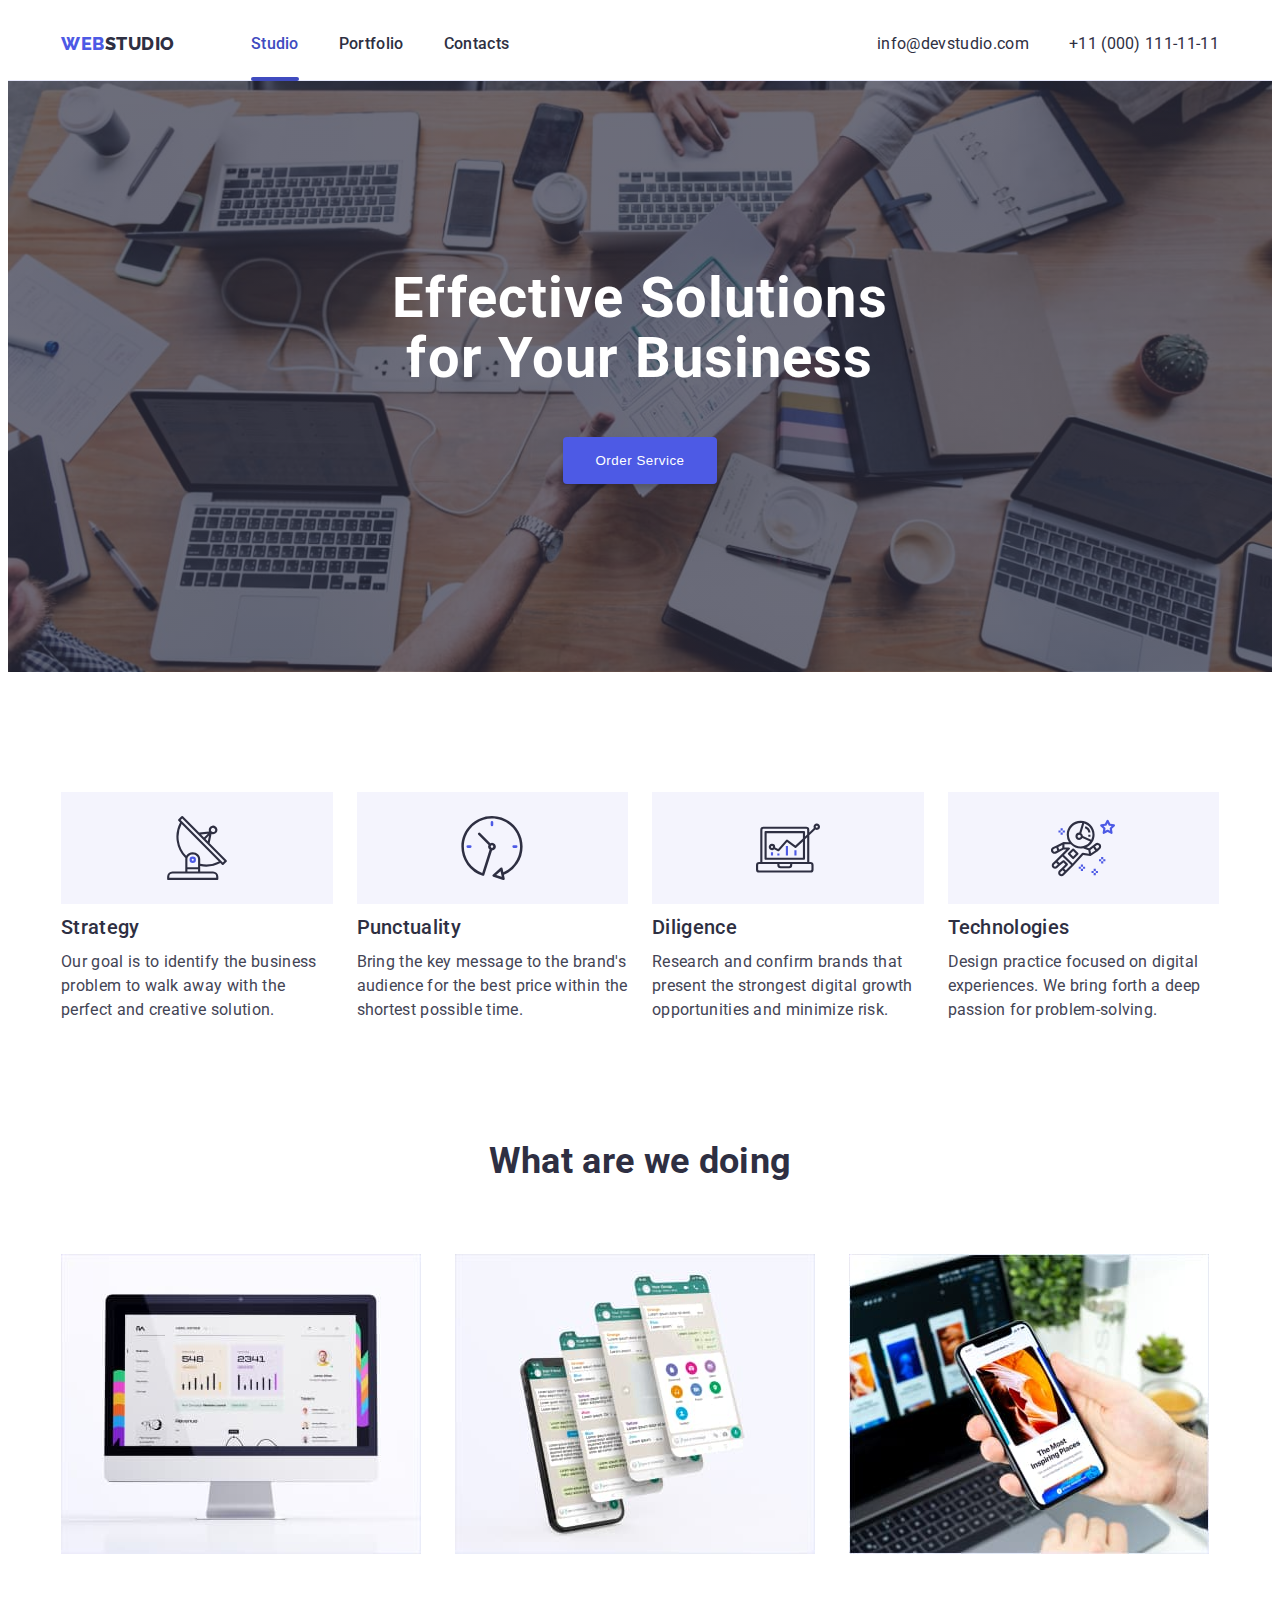
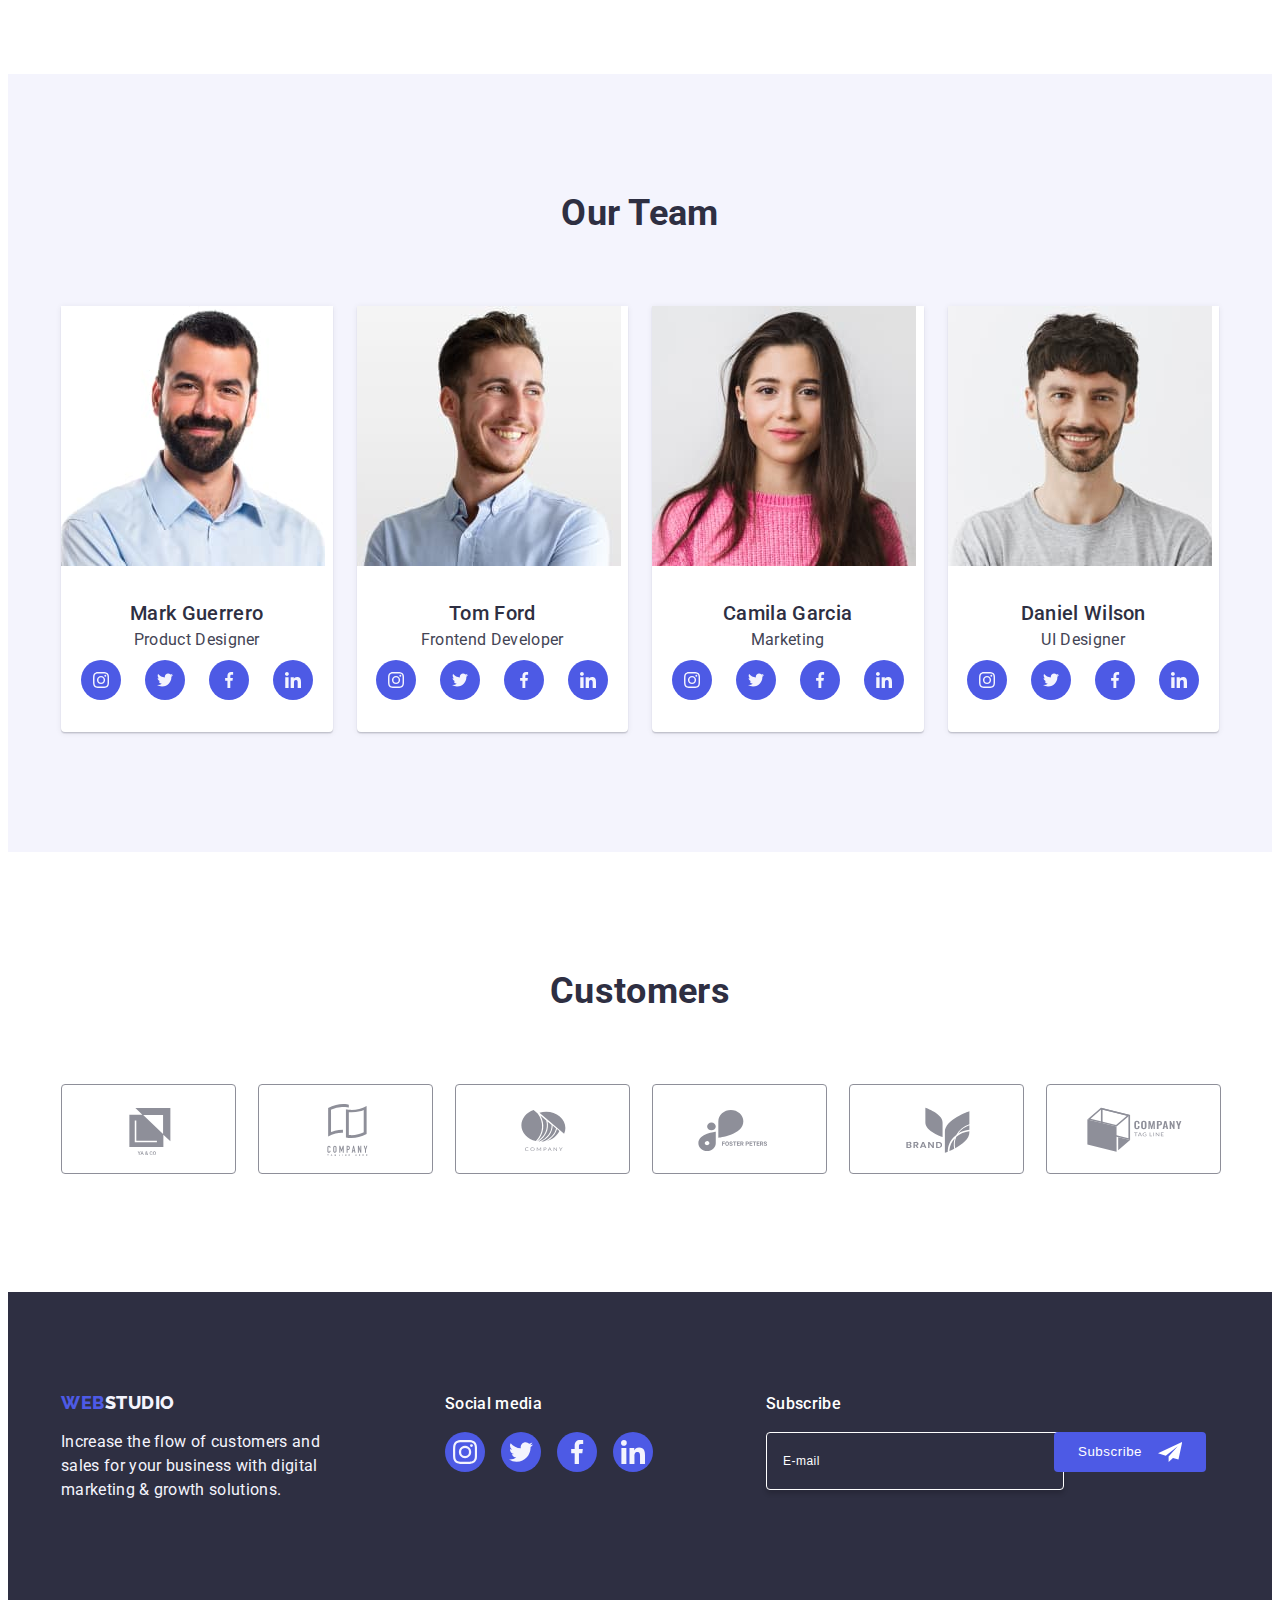
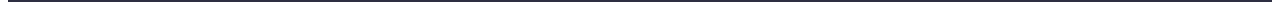
<file: index.html>
<!DOCTYPE html>
<html lang="en">
  <head>
    <meta charset="UTF-8" />
    <meta name="viewport" content="width=device-width, initial-scale=1.0" />
    <meta
      name="description"
      content="Website creation, SEO optimization, and digital marketing to highlight your brand and boost sales."
    />
    <link
      rel="stylesheet"
      href="https://cdnjs.cloudflare.com/ajax/libs/modern-normalize/2.0.0/modern-normalize.min.css"
      integrity="sha512-4xo8blKMVCiXpTaLzQSLSw3KFOVPWhm/TRtuPVc4WG6kUgjH6J03IBuG7JZPkcWMxJ5huwaBpOpnwYElP/m6wg=="
      crossorigin="anonymous"
      referrerpolicy="no-referrer"
    />
    <link rel="preconnect" href="https://fonts.googleapis.com" />
    <link rel="preconnect" href="https://fonts.gstatic.com" crossorigin />
    <link
      href="https://fonts.googleapis.com/css2?family=Raleway:ital,wght@0,800;1,800&family=Roboto:wght@400;500;700;900&display=swap"
      rel="stylesheet"
    />
    <link rel="stylesheet" href="css/styles.css" />
    <title>WebStudio</title>
  </head>

  <body>
    <header class="header">
      <div class="container header-container">
        <nav class="header-nav">
          <a href="./index.html" class="logo"
            >WEB<span class="header-nav-logo">STUDIO</span></a
          >
          <ul class="header-nav-links">
            <li>
              <a href="./index.html" class="header-nav-link current">Studio</a>
            </li>
            <li>
              <a href="./portfolio.html" class="header-nav-link">Portfolio</a>
            </li>
            <li><a href="#" class="header-nav-link">Contacts</a></li>
          </ul>
        </nav>
        <address class="header-address">
          <ul class="header-address-links">
            <li>
              <a
                href="mailto:info@devstudio.com"
                class="header-address-link-email"
                >info@devstudio.com</a
              >
            </li>
            <li>
              <a href="tel:+110001111111" class="header-address-link-phone"
                >+11 (000) 111-11-11</a
              >
            </li>
          </ul>
        </address>
      </div>
    </header>

    <main>
      <section id="hero" class="hero">
        <div class="container">
          <h1 class="hero-title">Effective Solutions for Your Business</h1>
          <button type="button" class="hero-button" data-modal-open>
            Order Service
          </button>
        </div>
      </section>

      <section id="section-features" class="features">
        <div class="container">
          <h2 class="visually-hidden">Features</h2>
          <ul class="container-features">
            <li class="container-features-list">
              <div class="container-features-list-icon">
                <svg class="icon" width="64" height="64">
                  <use href="./images/icons.svg#icon-strategy"></use>
                </svg>
              </div>
              <h3 class="container-features-list-headers">Strategy</h3>
              <p>
                Our goal is to identify the business problem to walk away with
                the perfect and creative solution.
              </p>
            </li>
            <li class="container-features-list">
              <div class="container-features-list-icon">
                <svg class="icon" width="64" height="64">
                  <use href="./images/icons.svg#icon-punctuality"></use>
                </svg>
              </div>
              <h3 class="container-features-list-headers">Punctuality</h3>
              <p>
                Bring the key message to the brand's audience for the best price
                within the shortest possible time.
              </p>
            </li>
            <li class="container-features-list">
              <div class="container-features-list-icon">
                <svg class="icon" width="64" height="64">
                  <use href="./images/icons.svg#icon-diligence"></use>
                </svg>
              </div>
              <h3 class="container-features-list-headers">Diligence</h3>
              <p>
                Research and confirm brands that present the strongest digital
                growth opportunities and minimize risk.
              </p>
            </li>
            <li class="container-features-list">
              <div class="container-features-list-icon">
                <svg class="icon" width="64" height="64">
                  <use href="./images/icons.svg#icon-technologies"></use>
                </svg>
              </div>
              <h3 class="container-features-list-headers">Technologies</h3>
              <p>
                Design practice focused on digital experiences. We bring forth a
                deep passion for problem-solving.
              </p>
            </li>
          </ul>
        </div>
      </section>

      <section id="section-what-are-we-doing" class="what-are-we-doing">
        <div class="container">
          <h2 class="container-what-are-we-doing-header">What are we doing</h2>
          <ul class="container-what-are-we-doing">
            <li class="container-what-are-we-doing-list">
              <img
                src="./images/index/section_2/desktop.jpg"
                alt="desktop application image"
                width="360"
                height="300"
              />
            </li>
            <li class="container-what-are-we-doing-list">
              <img
                src="./images/index/section_2/bot.jpg"
                alt="chat bots image"
                width="360"
                height="300"
              />
            </li>
            <li class="container-what-are-we-doing-list">
              <img
                src="./images/index/section_2/mobile.jpg"
                alt="mobile application image"
                width="360"
                height="300"
              />
            </li>
          </ul>
        </div>
      </section>

      <section id="section-our-team" class="our-team">
        <div class="container">
          <h2 class="container-our-team-header">Our Team</h2>
          <ul class="container-our-team">
            <li class="container-our-team-list">
              <img
                src="./images/index/section_3/Mark_Guerreo.jpg"
                alt="Mark Guerrero profile photo"
                width="264"
                height="260"
              />
              <div class="container-our-team-list-item-text">
                <h3>Mark Guerrero</h3>
                <p class="container-our-team-list-item-text-paragraph">
                  Product Designer
                </p>
                <ul class="global-list-social container-our-team-list-social">
                  <li class="global-list-social-item">
                    <a
                      href="#"
                      class="global-list-social-item-link container-our-team-link-social-icon"
                    >
                      <svg width="16" height="16">
                        <use href="./images/icons.svg#icon-instagram"></use>
                      </svg>
                    </a>
                  </li>
                  <li class="global-list-social-item">
                    <a
                      href="#"
                      class="global-list-social-item-link container-our-team-link-social-icon"
                    >
                      <svg width="16" height="16">
                        <use href="./images/icons.svg#icon-twitter"></use>
                      </svg>
                    </a>
                  </li>
                  <li class="global-list-social-item">
                    <a
                      href="#"
                      class="global-list-social-item-link container-our-team-link-social-icon"
                    >
                      <svg width="16" height="16">
                        <use href="./images/icons.svg#icon-facebook"></use>
                      </svg>
                    </a>
                  </li>
                  <li class="global-list-social-item">
                    <a
                      href="#"
                      class="global-list-social-item-link container-our-team-link-social-icon"
                    >
                      <svg width="16" height="16">
                        <use href="./images/icons.svg#icon-linkedin"></use>
                      </svg>
                    </a>
                  </li>
                </ul>
              </div>
            </li>
            <li class="container-our-team-list">
              <img
                src="./images/index/section_3/Tom_Ford.jpg"
                alt="Tom Ford profile photo"
                width="264"
                height="260"
              />
              <div class="container-our-team-list-item-text">
                <h3>Tom Ford</h3>
                <p class="container-our-team-list-item-text-paragraph">
                  Frontend Developer
                </p>
                <ul class="global-list-social container-our-team-list-social">
                  <li class="global-list-social-item">
                    <a
                      href="#"
                      class="global-list-social-item-link container-our-team-link-social-icon"
                    >
                      <svg width="16" height="16">
                        <use href="./images/icons.svg#icon-instagram"></use>
                      </svg>
                    </a>
                  </li>
                  <li class="global-list-social-item">
                    <a
                      href="#"
                      class="global-list-social-item-link container-our-team-link-social-icon"
                    >
                      <svg width="16" height="16">
                        <use href="./images/icons.svg#icon-twitter"></use>
                      </svg>
                    </a>
                  </li>
                  <li class="global-list-social-item">
                    <a
                      href="#"
                      class="global-list-social-item-link container-our-team-link-social-icon"
                    >
                      <svg width="16" height="16">
                        <use href="./images/icons.svg#icon-facebook"></use>
                      </svg>
                    </a>
                  </li>
                  <li class="global-list-social-item">
                    <a
                      href="#"
                      class="global-list-social-item-link container-our-team-link-social-icon"
                    >
                      <svg width="16" height="16">
                        <use href="./images/icons.svg#icon-linkedin"></use>
                      </svg>
                    </a>
                  </li>
                </ul>
              </div>
            </li>
            <li class="container-our-team-list">
              <img
                src="./images/index/section_3/Gamila_Garcia.jpg"
                alt="Camila Garcia profile photo"
                width="264"
                height="260"
              />
              <div class="container-our-team-list-item-text">
                <h3>Camila Garcia</h3>
                <p class="container-our-team-list-item-text-paragraph">
                  Marketing
                </p>
                <ul class="global-list-social container-our-team-list-social">
                  <li class="global-list-social-item">
                    <a
                      href="#"
                      class="global-list-social-item-link container-our-team-link-social-icon"
                    >
                      <svg width="16" height="16">
                        <use href="./images/icons.svg#icon-instagram"></use>
                      </svg>
                    </a>
                  </li>
                  <li class="global-list-social-item">
                    <a
                      href="#"
                      class="global-list-social-item-link container-our-team-link-social-icon"
                    >
                      <svg width="16" height="16">
                        <use href="./images/icons.svg#icon-twitter"></use>
                      </svg>
                    </a>
                  </li>
                  <li class="global-list-social-item">
                    <a
                      href="#"
                      class="global-list-social-item-link container-our-team-link-social-icon"
                    >
                      <svg width="16" height="16">
                        <use href="./images/icons.svg#icon-facebook"></use>
                      </svg>
                    </a>
                  </li>
                  <li class="global-list-social-item">
                    <a
                      href="#"
                      class="global-list-social-item-link container-our-team-link-social-icon"
                    >
                      <svg width="16" height="16">
                        <use href="./images/icons.svg#icon-linkedin"></use>
                      </svg>
                    </a>
                  </li>
                </ul>
              </div>
            </li>
            <li class="container-our-team-list">
              <img
                src="./images/index/section_3/Daniel_Wilson.jpg"
                alt="Daniel Wilson profile photo"
                width="264"
                height="260"
              />
              <div class="container-our-team-list-item-text">
                <h3>Daniel Wilson</h3>
                <p class="container-our-team-list-item-text-paragraph">
                  UI Designer
                </p>
                <ul class="global-list-social container-our-team-list-social">
                  <li class="global-list-social-item">
                    <a
                      href="#"
                      class="global-list-social-item-link container-our-team-link-social-icon"
                    >
                      <svg width="16" height="16">
                        <use href="./images/icons.svg#icon-instagram"></use>
                      </svg>
                    </a>
                  </li>
                  <li class="global-list-social-item">
                    <a
                      href="#"
                      class="global-list-social-item-link container-our-team-link-social-icon"
                    >
                      <svg width="16" height="16">
                        <use href="./images/icons.svg#icon-twitter"></use>
                      </svg>
                    </a>
                  </li>
                  <li class="global-list-social-item">
                    <a
                      href="#"
                      class="global-list-social-item-link container-our-team-link-social-icon"
                    >
                      <svg width="16" height="16">
                        <use href="./images/icons.svg#icon-facebook"></use>
                      </svg>
                    </a>
                  </li>
                  <li class="global-list-social-item">
                    <a
                      href="#"
                      class="global-list-social-item-link container-our-team-link-social-icon"
                    >
                      <svg width="16" height="16">
                        <use href="./images/icons.svg#icon-linkedin"></use>
                      </svg>
                    </a>
                  </li>
                </ul>
              </div>
            </li>
          </ul>
        </div>
      </section>

      <section id="section-customers" class="customers">
        <div class="container">
          <h2 class="container-customers-header">Customers</h2>
          <ul class="container-customers-list">
            <li class="container-customers-list-icons">
              <a href="#" class="container-customers-list-link-icons">
                <svg
                  class="container-customers-list-link-icons-icon"
                  width="104"
                  height="56"
                >
                  <use href="./images/icons.svg#icon-logo"></use>
                </svg>
              </a>
            </li>
            <li class="container-customers-list-icons">
              <a href="#" class="container-customers-list-link-icons">
                <svg
                  class="container-customers-list-link-icons-icon"
                  width="104"
                  height="56"
                >
                  <use href="./images/icons.svg#icon-logo-1"></use>
                </svg>
              </a>
            </li>
            <li class="container-customers-list-icons">
              <a href="#" class="container-customers-list-link-icons">
                <svg
                  class="container-customers-list-link-icons-icon"
                  width="104"
                  height="56"
                >
                  <use href="./images/icons.svg#icon-logo-2"></use>
                </svg>
              </a>
            </li>
            <li class="container-customers-list-icons">
              <a href="#" class="container-customers-list-link-icons">
                <svg
                  class="container-customers-list-link-icons-icon"
                  width="104"
                  height="56"
                >
                  <use href="./images/icons.svg#icon-logo-3"></use>
                </svg>
              </a>
            </li>
            <li class="container-customers-list-icons">
              <a href="#" class="container-customers-list-link-icons">
                <svg
                  class="container-customers-list-link-icons-icon"
                  width="104"
                  height="56"
                >
                  <use href="./images/icons.svg#icon-logo-4"></use>
                </svg>
              </a>
            </li>
            <li class="container-customers-list-icons">
              <a href="#" class="container-customers-list-link-icons">
                <svg
                  class="container-customers-list-link-icons-icon"
                  width="104"
                  height="56"
                >
                  <use href="./images/icons.svg#icon-logo-5"></use>
                </svg>
              </a>
            </li>
          </ul>
        </div>
      </section>
    </main>
    <footer class="footer">
      <div class="container container-footer">
        <div class="container-footer-text">
          <a href="./index.html" class="logo container-footer-logo"
            >WEB<span class="footer-logo">STUDIO</span></a
          >
          <p class="footer-text">
            Increase the flow of customers and sales for your business with
            digital marketing & growth solutions.
          </p>
        </div>
        <div class="container-footer-social">
          <p class="container-footer-social-text">Social media</p>
          <ul class="global-list-social">
            <li class="global-list-social-item">
              <a
                href="#"
                class="global-list-social-item-link container-footer-link-social-icon"
              >
                <svg width="24" height="24">
                  <use href="./images/icons.svg#icon-instagram"></use>
                </svg>
              </a>
            </li>
            <li class="global-list-social-item">
              <a
                href="#"
                class="global-list-social-item-link container-footer-link-social-icon"
              >
                <svg width="24" height="24">
                  <use href="./images/icons.svg#icon-twitter"></use>
                </svg>
              </a>
            </li>
            <li class="global-list-social-item">
              <a
                href="#"
                class="global-list-social-item-link container-footer-link-social-icon"
              >
                <svg width="24" height="24">
                  <use href="./images/icons.svg#icon-facebook"></use>
                </svg>
              </a>
            </li>
            <li class="global-list-social-item">
              <a
                href="#"
                class="global-list-social-item-link container-footer-link-social-icon"
              >
                <svg width="24" height="24">
                  <use href="./images/icons.svg#icon-linkedin"></use>
                </svg>
              </a>
            </li>
          </ul>
        </div>
        <div class="container-footer-form">
          <p class="container-footer-form-text">Subscribe</p>
          <form class="container-footer-form-subscription">
            <label class="container-footer-form-subscription-label">
              <input
                type="email"
                name="email"
                placeholder="E-mail"
                class="container-footer-form-subscription-input"
              />
            </label>
            <button
              type="submit"
              class="container-footer-form-subscription-button"
            >
              Subscribe
              <svg
                width="24"
                height="24"
                class="container-footer-form-subscription-icon"
              >
                <use href="./images/icons.svg#icon-send"></use>
              </svg>
            </button>
          </form>
        </div>
      </div>
    </footer>

    <div class="backdrop is-hidden" data-modal>
      <div class="modal">
        <button type="button" class="modal-btn" data-modal-close>
          <svg width="8" height="8" class="modal-btn-icon">
            <use href="./images/icons.svg#icon-close"></use>
          </svg>
        </button>
        <p class="modal-caption">
          <strong class="modal-text"
            >Leave your contacts and we will call you back</strong
          >
        </p>
        <form class="modal-form" name="contact_form">
          <div class="modal-form-wrapper">
            <label class="modal-form-label" for="contact_name">Name</label>
            <div class="modal-form-field">
              <input
                type="text"
                class="modal-form-input"
                name="contact_name"
                id="contact_name"
              />
              <svg class="modal-form-icon" width="12" height="12">
                <use href="./images/icons.svg#icon-name"></use>
              </svg>
            </div>
          </div>
          <div class="modal-form-wrapper">
            <label class="modal-form-label" for="contact_phone">Phone</label>
            <div class="modal-form-field">
              <input
                type="tel"
                class="modal-form-input"
                name="contact_phone"
                id="contact_phone"
              />
              <svg class="modal-form-icon" width="13" height="13">
                <use href="./images/icons.svg#icon-phone"></use>
              </svg>
            </div>
          </div>
          <div class="modal-form-wrapper">
            <label class="modal-form-label" for="contact_email">Email</label>
            <div class="modal-form-field">
              <input
                type="email"
                class="modal-form-input"
                name="contact_email"
                id="contact_email"
              />
              <svg class="modal-form-icon" width="16" height="12">
                <use href="./images/icons.svg#icon-email"></use>
              </svg>
            </div>
          </div>
          <div class="modal-textarea-wrapper">
            <label class="modal-form-label" for="contact_message"
              >Comment</label
            >
            <textarea
              class="modal-form-message"
              name="contact_message"
              id="contact_message"
              rows="7"
              placeholder="Text input"
            ></textarea>
          </div>
          <div class="modal-form-agreement">
            <input
              class="visually-hidden modal-check-input"
              type="checkbox"
              name="contact_agreement"
              id="contact_agreement"
            />
            <label
              class="modal-form-agreement-description"
              for="contact_agreement"
            >
              <span class="modal-form-agreement-checkbox">
                <svg class="modal-form-agreement-icon" width="10" height="8">
                  <use href="./images/icons.svg#icon-check"></use>
                </svg>
              </span>
              I accept the terms and conditions of the
              <a class="modal-form-agreement-link" href="#">Privacy Policy</a>
            </label>
          </div>
          <button class="modal-form-button" type="submit">Send</button>
        </form>
      </div>
    </div>
    <script src="js/modal.js"></script>
  </body>
</html>
</file>
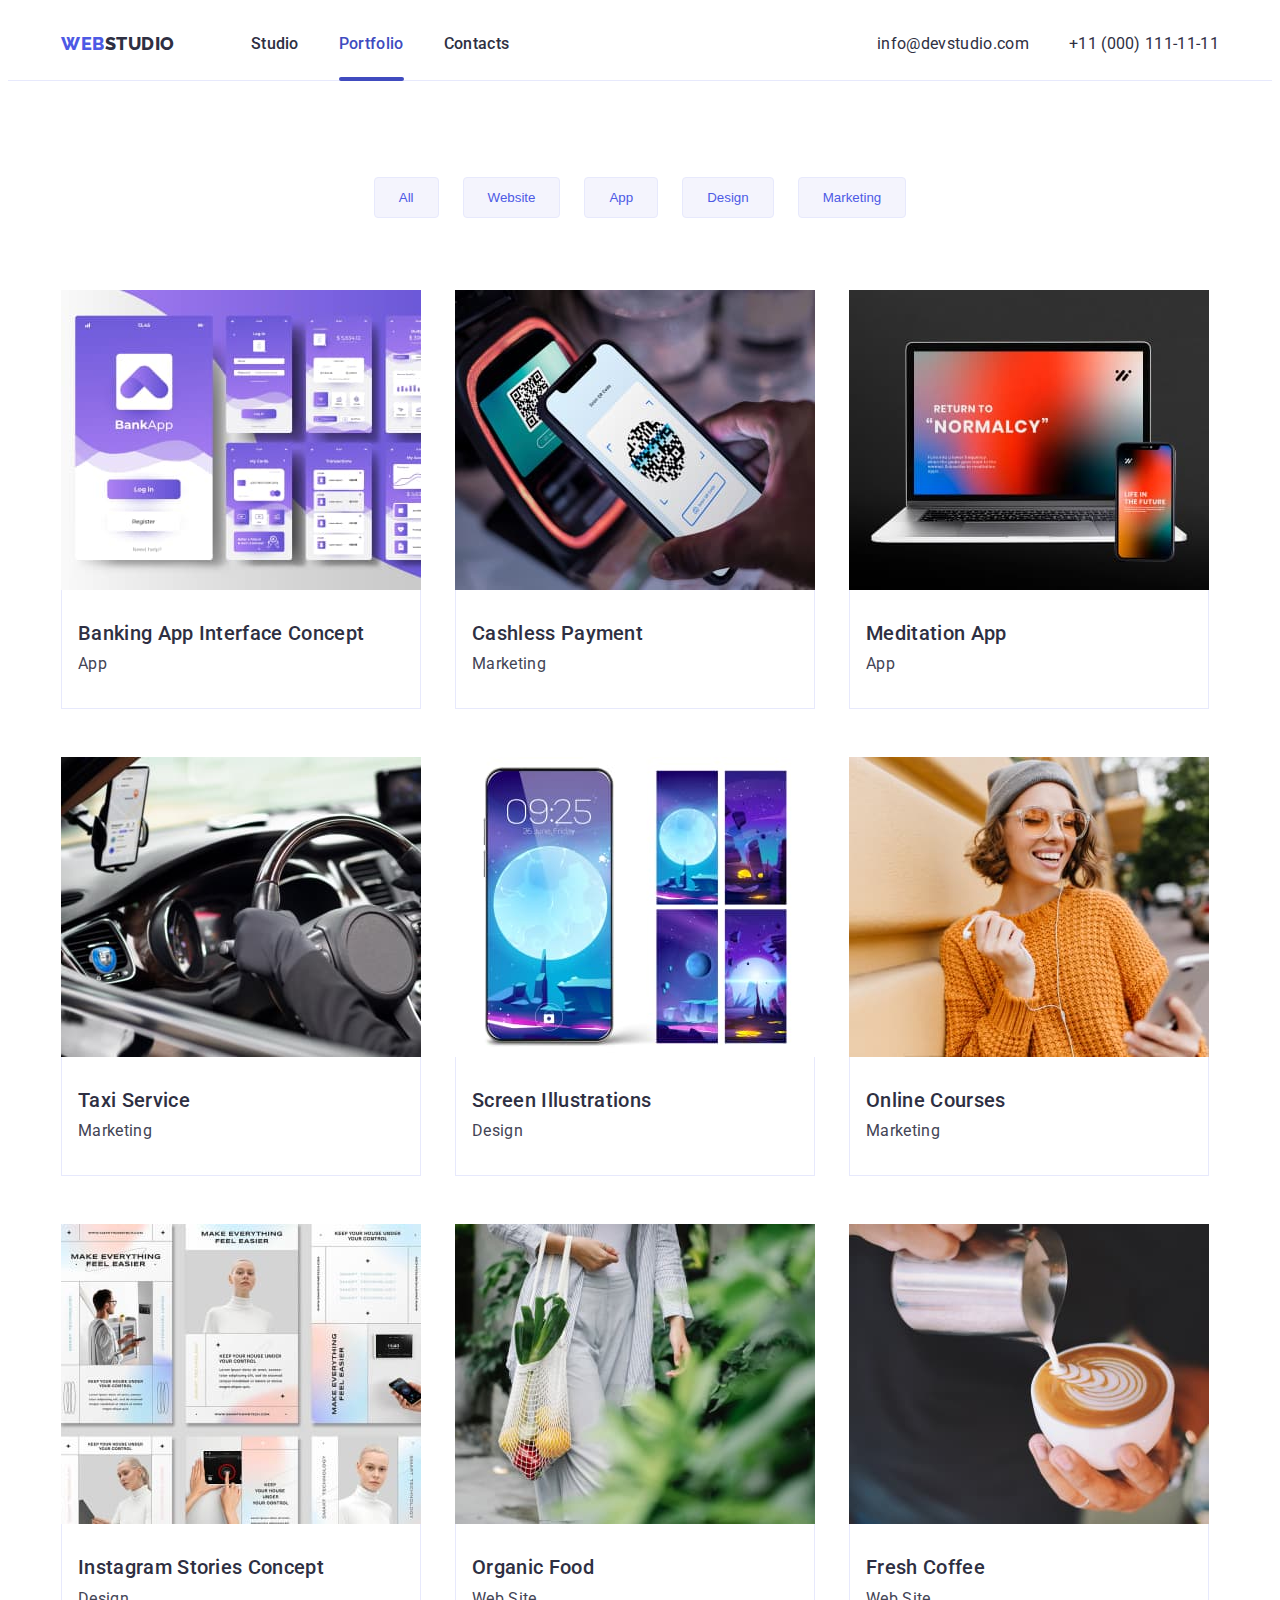
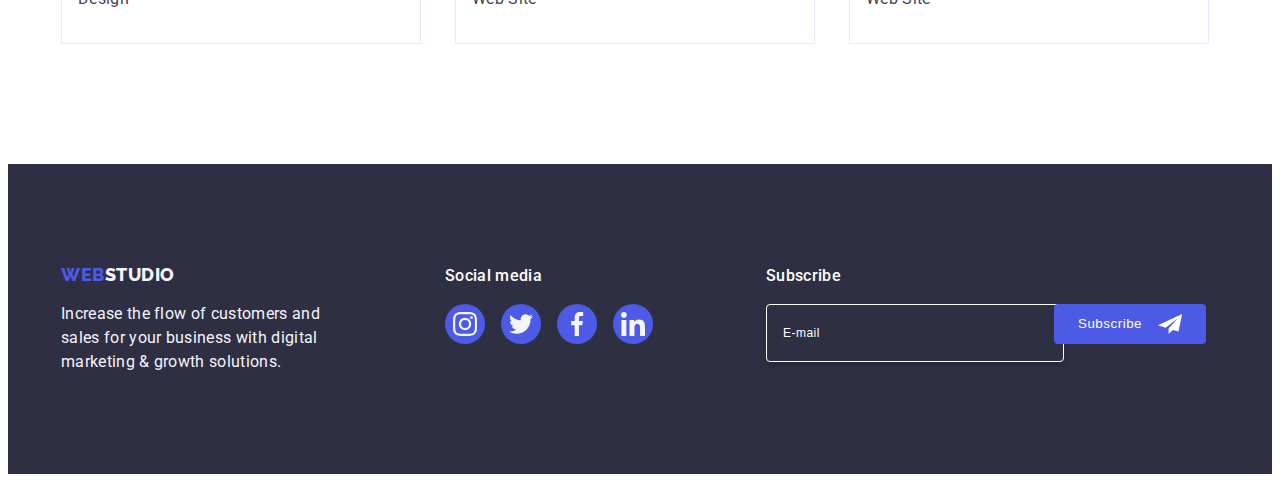
<file: portfolio.html>
<!DOCTYPE html>
<html lang="en">
  <head>
    <meta charset="UTF-8" />
    <meta name="viewport" content="width=device-width, initial-scale=1.0" />
    <meta
      name="description"
      content="Website creation, SEO optimization, and digital marketing to highlight your brand and boost sales."
    />
    <link
      rel="stylesheet"
      href="https://cdnjs.cloudflare.com/ajax/libs/modern-normalize/2.0.0/modern-normalize.min.css"
      integrity="sha512-4xo8blKMVCiXpTaLzQSLSw3KFOVPWhm/TRtuPVc4WG6kUgjH6J03IBuG7JZPkcWMxJ5huwaBpOpnwYElP/m6wg=="
      crossorigin="anonymous"
      referrerpolicy="no-referrer"
    />
    <link rel="preconnect" href="https://fonts.googleapis.com" />
    <link rel="preconnect" href="https://fonts.gstatic.com" crossorigin />
    <link
      href="https://fonts.googleapis.com/css2?family=Raleway:ital,wght@0,800;1,800&family=Roboto:wght@400;500;700;900&display=swap"
      rel="stylesheet"
    />
    <link rel="stylesheet" href="css/styles.css" />
    <title>WebStudio</title>
  </head>

  <body>
    <header class="header">
      <div class="container header-container">
        <nav class="header-nav">
          <a href="./index.html" class="logo"
            >WEB<span class="header-nav-logo">STUDIO</span></a
          >
          <ul class="header-nav-links">
            <li><a href="./index.html" class="header-nav-link">Studio</a></li>
            <li>
              <a href="./portfolio.html" class="header-nav-link current"
                >Portfolio</a
              >
            </li>
            <li><a href="#" class="header-nav-link">Contacts</a></li>
          </ul>
        </nav>
        <address class="header-address">
          <ul class="header-address-links">
            <li>
              <a
                href="mailto:info@devstudio.com"
                class="header-address-link-email"
                >info@devstudio.com</a
              >
            </li>
            <li>
              <a href="tel:+110001111111" class="header-address-link-phone"
                >+11 (000) 111-11-11</a
              >
            </li>
          </ul>
        </address>
      </div>
    </header>

    <main>
      <section id="portfolio-section" class="portfolio-section">
        <div class="container">
          <h1 class="visually-hidden">Portfolio</h1>
          <ul class="container-portfolio-buttons">
            <li>
              <button type="button" class="container-portfolio-buttons-button">
                All
              </button>
            </li>
            <li>
              <button type="button" class="container-portfolio-buttons-button">
                Website
              </button>
            </li>
            <li>
              <button type="button" class="container-portfolio-buttons-button">
                App
              </button>
            </li>
            <li>
              <button type="button" class="container-portfolio-buttons-button">
                Design
              </button>
            </li>
            <li>
              <button type="button" class="container-portfolio-buttons-button">
                Marketing
              </button>
            </li>
          </ul>
          <ul class="container-portfolio-list">
            <li class="container-portfolio-list-item">
              <a href="#" class="container-portfolio-list-item-link">
                <div class="container-portfolio-list-item-wrapper">
                  <img
                    src="./images/portfolio/img-1.jpg"
                    alt="banking app interface concept image"
                    width="360"
                    height="300"
                  />
                  <p class="overlay">
                    14 Stylish and User-Friendly App Design Concepts · Task
                    Manager App · Calorie Tracker App · Exotic Fruit Ecommerce
                    App · Cloud Storage App
                  </p>
                </div>
                <div class="container-portfolio-list-item-text">
                  <h2 class="container-portfolio-list-item-text-header">
                    Banking App Interface Concept
                  </h2>
                  <p class="portfolio-section-text">App</p>
                </div></a
              >
            </li>
            <li class="container-portfolio-list-item">
              <a href="#" class="container-portfolio-list-item-link">
                <div class="container-portfolio-list-item-wrapper">
                  <img
                    src="./images/portfolio/img-2.jpg"
                    alt="cashless payment image"
                    width="360"
                    height="300"
                  />
                  <p class="overlay">
                    14 Stylish and User-Friendly App Design Concepts · Task
                    Manager App · Calorie Tracker App · Exotic Fruit Ecommerce
                    App · Cloud Storage App
                  </p>
                </div>
                <div class="container-portfolio-list-item-text">
                  <h2 class="container-portfolio-list-item-text-header">
                    Cashless Payment
                  </h2>
                  <p class="portfolio-section-text">Marketing</p>
                </div></a
              >
            </li>
            <li class="container-portfolio-list-item">
              <a href="#" class="container-portfolio-list-item-link">
                <div class="container-portfolio-list-item-wrapper">
                  <img
                    src="./images/portfolio/img-3.jpg"
                    alt="meditation app image"
                    width="360"
                    height="300"
                  />
                  <p class="overlay">
                    14 Stylish and User-Friendly App Design Concepts · Task
                    Manager App · Calorie Tracker App · Exotic Fruit Ecommerce
                    App · Cloud Storage App
                  </p>
                </div>
                <div class="container-portfolio-list-item-text">
                  <h2 class="container-portfolio-list-item-text-header">
                    Meditation App
                  </h2>
                  <p class="portfolio-section-text">App</p>
                </div></a
              >
            </li>
            <li class="container-portfolio-list-item">
              <a href="#" class="container-portfolio-list-item-link">
                <div class="container-portfolio-list-item-wrapper">
                  <img
                    src="./images/portfolio/img-4.jpg"
                    alt="taxi Service image"
                    width="360"
                    height="300"
                  />
                  <p class="overlay">
                    14 Stylish and User-Friendly App Design Concepts · Task
                    Manager App · Calorie Tracker App · Exotic Fruit Ecommerce
                    App · Cloud Storage App
                  </p>
                </div>
                <div class="container-portfolio-list-item-text">
                  <h2 class="container-portfolio-list-item-text-header">
                    Taxi Service
                  </h2>
                  <p class="portfolio-section-text">Marketing</p>
                </div></a
              >
            </li>
            <li class="container-portfolio-list-item">
              <a href="#" class="container-portfolio-list-item-link">
                <div class="container-portfolio-list-item-wrapper">
                  <img
                    src="./images/portfolio/img-5.jpg"
                    alt="screen illustrations image"
                    width="360"
                    height="300"
                  />
                  <p class="overlay">
                    14 Stylish and User-Friendly App Design Concepts · Task
                    Manager App · Calorie Tracker App · Exotic Fruit Ecommerce
                    App · Cloud Storage App
                  </p>
                </div>
                <div class="container-portfolio-list-item-text">
                  <h2 class="container-portfolio-list-item-text-header">
                    Screen Illustrations
                  </h2>
                  <p class="portfolio-section-text">Design</p>
                </div></a
              >
            </li>
            <li class="container-portfolio-list-item">
              <a href="#" class="container-portfolio-list-item-link">
                <div class="container-portfolio-list-item-wrapper">
                  <img
                    src="./images/portfolio/img-6.jpg"
                    alt="online courses image"
                    width="360"
                    height="300"
                  />
                  <p class="overlay">
                    14 Stylish and User-Friendly App Design Concepts · Task
                    Manager App · Calorie Tracker App · Exotic Fruit Ecommerce
                    App · Cloud Storage App
                  </p>
                </div>
                <div class="container-portfolio-list-item-text">
                  <h2 class="container-portfolio-list-item-text-header">
                    Online Courses
                  </h2>
                  <p class="portfolio-section-text">Marketing</p>
                </div></a
              >
            </li>
            <li class="container-portfolio-list-item">
              <a href="#" class="container-portfolio-list-item-link">
                <div class="container-portfolio-list-item-wrapper">
                  <img
                    src="./images/portfolio/img-7.jpg"
                    alt="instagram stories concept image"
                    width="360"
                    height="300"
                  />
                  <p class="overlay">
                    14 Stylish and User-Friendly App Design Concepts · Task
                    Manager App · Calorie Tracker App · Exotic Fruit Ecommerce
                    App · Cloud Storage App
                  </p>
                </div>
                <div class="container-portfolio-list-item-text">
                  <h2 class="container-portfolio-list-item-text-header">
                    Instagram Stories Concept
                  </h2>
                  <p class="portfolio-section-text">Design</p>
                </div></a
              >
            </li>
            <li class="container-portfolio-list-item">
              <a href="#" class="container-portfolio-list-item-link">
                <div class="container-portfolio-list-item-wrapper">
                  <img
                    src="./images/portfolio/img-8.jpg"
                    alt="organic food image"
                    width="360"
                    height="300"
                  />
                  <p class="overlay">
                    14 Stylish and User-Friendly App Design Concepts · Task
                    Manager App · Calorie Tracker App · Exotic Fruit Ecommerce
                    App · Cloud Storage App
                  </p>
                </div>
                <div class="container-portfolio-list-item-text">
                  <h2 class="container-portfolio-list-item-text-header">
                    Organic Food
                  </h2>
                  <p class="portfolio-section-text">Web Site</p>
                </div></a
              >
            </li>
            <li class="container-portfolio-list-item">
              <a href="#" class="container-portfolio-list-item-link">
                <div class="container-portfolio-list-item-wrapper">
                  <img
                    src="./images/portfolio/img-9.jpg"
                    alt="fresh coffee image"
                    width="360"
                    height="300"
                  />
                  <p class="overlay">
                    14 Stylish and User-Friendly App Design Concepts · Task
                    Manager App · Calorie Tracker App · Exotic Fruit Ecommerce
                    App · Cloud Storage App
                  </p>
                </div>
                <div class="container-portfolio-list-item-text">
                  <h2 class="container-portfolio-list-item-text-header">
                    Fresh Coffee
                  </h2>
                  <p class="portfolio-section-text">Web Site</p>
                </div></a
              >
            </li>
          </ul>
        </div>
      </section>
    </main>

    <footer class="footer">
      <div class="container container-footer">
        <div class="container-footer-text">
          <a href="./index.html" class="logo container-footer-logo"
            >WEB<span class="footer-logo">STUDIO</span></a
          >
          <p class="footer-text">
            Increase the flow of customers and sales for your business with
            digital marketing & growth solutions.
          </p>
        </div>
        <div class="container-footer-social">
          <p class="container-footer-social-text">Social media</p>
          <ul class="global-list-social">
            <li class="global-list-social-item">
              <a
                href="#"
                class="global-list-social-item-link container-footer-link-social-icon"
              >
                <svg width="24" height="24">
                  <use href="./images/icons.svg#icon-instagram"></use>
                </svg>
              </a>
            </li>
            <li class="global-list-social-item">
              <a
                href="#"
                class="global-list-social-item-link container-footer-link-social-icon"
              >
                <svg width="24" height="24">
                  <use href="./images/icons.svg#icon-twitter"></use>
                </svg>
              </a>
            </li>
            <li class="global-list-social-item">
              <a
                href="#"
                class="global-list-social-item-link container-footer-link-social-icon"
              >
                <svg width="24" height="24">
                  <use href="./images/icons.svg#icon-facebook"></use>
                </svg>
              </a>
            </li>
            <li class="global-list-social-item">
              <a
                href="#"
                class="global-list-social-item-link container-footer-link-social-icon"
              >
                <svg width="24" height="24">
                  <use href="./images/icons.svg#icon-linkedin"></use>
                </svg>
              </a>
            </li>
          </ul>
        </div>
        <div class="container-footer-form">
          <p class="container-footer-form-text">Subscribe</p>
          <form class="container-footer-form-subscription">
            <label class="container-footer-form-subscription-label">
              <input
                type="email"
                name="email"
                placeholder="E-mail"
                class="container-footer-form-subscription-input"
              />
            </label>
            <button
              type="submit"
              class="container-footer-form-subscription-button"
            >
              Subscribe
              <svg
                width="24"
                height="24"
                class="container-footer-form-subscription-icon"
              >
                <use href="./images/icons.svg#icon-send"></use>
              </svg>
            </button>
          </form>
        </div>
      </div>
    </footer>
  </body>
</html>
</file>
<file: css/styles.css>
:root {
  --iris: #4d5ae5;
  --ocean: #404bbf;
  --navy-blue: #2e2f42;
  --green: #31d0aa;
  --slate: #434455;
  --light-slate: #8e8f99;
  --cornflower: #e7e9fc;
  --cloud: #f4f4fd;
  --navy-blue-modal: #2e2f4266;
  --grey: #2e2f42b2;
  --white: #ffffff;
  --modal-backgroud: #fcfcfc;
  --outer-gap: 24px;
  --inner-gap: 16px;
  --basic-transition: 250ms cubic-bezier(0.4, 0, 0.2, 1);
}

/* Global styles */
body {
  font-family: "Roboto", sans-serif;
  font-size: 16px;
  font-weight: 400;
  line-height: 1.5;
  letter-spacing: 0.02em;
  color: var(--slate);
  background-color: var(--white);
}

h1 {
  color: var(--white);
  font-size: 56px;
  letter-spacing: 0.02em;
  line-height: 1.07;
  font-weight: 700;
  margin: 0;
}

h2 {
  text-align: center;
  color: var(--navy-blue);
  font-size: 36px;
  line-height: 1.11;
  font-weight: 700;
  margin: 0;
}

h3 {
  color: var(--navy-blue);
  font-size: 20px;
  font-weight: 500;
  margin: 0;
}

ul,
ol {
  list-style: none;
  padding: 0;
  margin: 0;
}

a {
  text-decoration: none;
  font-style: normal;
  color: var(--navy-blue);
}

p {
  margin: 0;
}

img {
  display: block;
  max-width: 100%;
}

button {
  cursor: pointer;
}

.container {
  width: 1158px;
  padding: 0 15px;
  margin: 0 auto;
}

.header-nav-link.current {
  color: var(--ocean);
  position: relative;
}

.header-nav-link.current::after {
  content: "";
  position: absolute;
  left: 0;
  bottom: -1px;
  width: 100%;
  height: 4px;
  background-color: var(--ocean);
  border-radius: 2px;
}

/*Components styles*/
/* Header styles */

.header {
  border-bottom: 1px solid var(--cornflower);
}

.header-container {
  display: flex;
  align-items: center;
}

.header-nav {
  display: flex;
  align-items: center;
}

.header-nav-links {
  display: flex;
  margin-left: 76px;
  gap: 40px;
}

.header-nav-link {
  padding: 24px 0;
  font-weight: 500;
  display: block;
  transition-property: color, font-weight;
  transition: var(--basic-transition);
}

.header-address-link-email {
  transition-property: color, font-weight;
  transition: var(--basic-transition);
}

.header-address-link-phone {
  transition-property: color, font-weight;
  transition: var(--basic-transition);
}

.header-nav-link:hover,
.header-nav-link:focus,
.header-address-link-email:hover,
.header-address-link-email:focus,
.header-address-link-phone:hover,
.header-address-link-phone:focus {
  color: var(--ocean);
  font-weight: 500;
}

.header-address {
  font-style: normal;
  margin-left: auto;
}

.header-address-links {
  display: flex;
  gap: 40px;
}

.logo {
  font-family: "Raleway", sans-serif;
  font-size: 18px;
  font-weight: 800;
  line-height: 1.17;
  color: var(--iris);
  letter-spacing: 0.03em;
}

.header-nav-logo {
  color: var(--navy-blue);
}

/* Main styles */

.hero {
  max-width: 1440px;
  text-align: center;
  background-color: var(--navy-blue);
  background-image: linear-gradient(
      rgba(46, 47, 66, 0.7),
      rgba(46, 47, 66, 0.7)
    ),
    url("../images/index/section_hero/hero-bg.jpg");
  padding: 188px 0;
  background-repeat: no-repeat;
  background-position: center;
  background-size: cover;
  margin: 0 auto;
}

.hero-title {
  width: 496px;
  margin: 0 auto 48px;
}

.hero-button {
  padding: 16px 32px;
  color: var(--white);
  background-color: var(--iris);
  border: none;
  border-radius: 4px;
  box-shadow: 0 4px 4px 0 rgba(0, 0, 0, 0.15);
  text-align: center;
  letter-spacing: 0.04em;
  font-weight: 500;
  transition-property: background-color;
  transition: var(--basic-transition);
}

.hero-button:hover,
.hero-button:focus {
  background-color: var(--ocean);
}

.features {
  padding: 120px 0;
}

.container-features {
  display: flex;
  gap: var(--outer-gap);
}

.container-features-list {
  width: calc((100% - 3 * var(--outer-gap)) / 4);
}

.container-features-list-icon {
  display: flex;
  align-items: center;
  justify-content: center;
  padding: 24px 100px;
  background-color: var(--cloud);
  margin-bottom: 8px;
}

.container-features-list-headers {
  margin-bottom: 8px;
}

.what-are-we-doing {
  padding: 0 0 120px 0;
}

.container-what-are-we-doing-header {
  margin-bottom: 72px;
}

.container-what-are-we-doing {
  display: flex;
  gap: var(--outer-gap);
}

.container-what-are-we-doing-list {
  width: calc((100% - 2 * var(--outer-gap)) / 3);
}

.our-team {
  background-color: var(--cloud);
  padding: 120px 0;
}

.container-our-team-header {
  margin-bottom: 72px;
}

.container-our-team {
  display: flex;
  gap: var(--outer-gap);
}

.container-our-team-list {
  background-color: var(--white);
  border-radius: 0 0 4px 4px;
  width: calc((100% - 3 * var(--outer-gap)) / 4);
  box-shadow: 0 2px 1px 0 rgba(46, 47, 66, 0.08),
    0 1px 1px 0 rgba(46, 47, 66, 0.16), 0 1px 6px 0 rgba(46, 47, 66, 0.08);
}

.container-our-team-list-item-text {
  text-align: center;
  padding: 32px 16px;
}

.container-our-team-list-item-text-paragraph {
  margin-bottom: 8px;
}

.customers {
  padding: 120px 0;
}

.container-customers-header {
  margin-bottom: 72px;
}

.container-customers-list {
  display: flex;
  gap: var(--outer-gap);
  justify-content: center;
}

.container-customers-list-icons {
  height: 88px;
  width: calc((100% - 120px) / 6);
}

.container-customers-list-link-icons {
  display: flex;
  align-items: center;
  justify-content: center;
  height: 100%;
  width: 100%;
  border: 1px solid var(--light-slate);
  border-radius: 4px;
  color: var(--light-slate);
  transition-property: border-color, color;
  transition: var(--basic-transition);
}

.container-customers-list-link-icons:hover,
.container-customers-list-link-icons:focus {
  border-color: var(--ocean);
  color: var(--ocean);
}

.container-customers-list-link-icons-icon {
  fill: currentColor;
}

.portfolio-section-text {
  color: var(--slate);
}

.global-list-social {
  display: flex;
  justify-content: center;
  gap: var(--inner-gap);
}

.global-list-social-item {
  width: 40px;
  height: 40px;
}

.global-list-social-item-link {
  display: flex;
  align-items: center;
  justify-content: center;
  background-color: var(--iris);
  border-radius: 50%;
  fill: var(--cloud);
  margin-bottom: 0;
  width: 100%;
  height: 100%;
}

.container-our-team-list-social {
  gap: var(--outer-gap);
}

.container-our-team-link-social-icon {
  transition-property: background-color;
  transition: var(--basic-transition);
}

.container-our-team-link-social-icon:hover,
.container-our-team-link-social-icon:focus {
  background-color: var(--ocean);
}

.visually-hidden {
  position: absolute;
  width: 1px;
  height: 1px;
  margin: -1px;
  border: 0;
  padding: 0;
  white-space: nowrap;
  clip-path: inset(100%);
  clip: rect(0 0 0 0);
  overflow: hidden;
}

.portfolio-section {
  padding-top: 96px;
  padding-bottom: 120px;
}

.container-portfolio-buttons {
  display: flex;
  gap: 24px;
  justify-content: center;
  margin-bottom: 72px;
}

.container-portfolio-buttons-button {
  background-color: var(--cloud);
  color: var(--iris);
  border: 1px solid var(--cornflower);
  border-radius: 4px;
  padding: 12px 24px;
  transition-property: color, background-color, box-shadow, border-color;
  transition: var(--basic-transition);
}

.container-portfolio-buttons-button:hover,
.container-portfolio-buttons-button:focus {
  background-color: var(--ocean);
  color: var(--white);
  box-shadow: 0 2px 2px 0 rgba(0, 0, 0, 0.12), 0 2px 1px 0 rgba(0, 0, 0, 0.08),
    0 3px 1px 0 rgba(0, 0, 0, 0.1);
  border-color: transparent;
}

.container-portfolio-list {
  display: flex;
  flex-wrap: wrap;
  column-gap: var(--outer-gap);
  row-gap: 48px;
  justify-content: center;
}

.container-portfolio-list-item {
  width: calc((100% - 2 * var(--outer-gap)) / 3);
}

.container-portfolio-list-item-link {
  display: inline-block;
  transition-property: box-shadow;
  transition: var(--basic-transition);
}

.container-portfolio-list-item-link:hover,
.container-portfolio-list-item-link:focus {
  box-shadow: 0 2px 1px 0 rgba(46, 47, 66, 0.08),
    0 1px 1px 0 rgba(46, 47, 66, 0.16), 0 1px 6px 0 rgba(46, 47, 66, 0.08);
}

.overlay {
  position: absolute;
  top: 0;
  left: 0;
  width: 100%;
  height: 100%;
  color: var(--cloud);
  background-color: var(--iris);
  padding: 40px 32px;
  transform: translateY(100%);
  transition-property: transform;
  transition: var(--basic-transition);
}

.container-portfolio-list-item-link:hover .overlay,
.container-portfolio-list-item-link:focus .overlay {
  transform: translateY(0);
}

.container-portfolio-list-item-wrapper {
  position: relative;
  overflow: hidden;
}

.container-portfolio-list-item-text {
  padding: 32px 16px;
  border: 1px solid var(--cornflower);
  border-top: none;
}

.container-portfolio-list-item-text-header {
  margin-bottom: 8px;
  color: var(--navy-blue);
  text-align: left;
  font-size: 20px;
  font-weight: 500;
}

/* Footer styles */

.footer {
  background-color: var(--navy-blue);
  padding: 100px 0;
}

.container-footer {
  display: flex;
}

.container-footer-text {
  margin-right: 120px;
}

.container-footer-logo {
  display: inline-block;
  margin-bottom: 17.5px;
}

.footer-logo {
  color: var(--cloud);
}

.footer-text {
  color: var(--cloud);
  max-width: 264px;
}

.container-footer-social {
  margin-right: auto;
}

.container-footer-social-text,
.container-footer-form-text {
  color: var(--white);
  font-weight: 500;
  margin-bottom: 16px;
}

.container-footer-link-social-icon {
  transition-property: background-color;
  transition: var(--basic-transition);
}

.container-footer-link-social-icon:hover,
.container-footer-link-social-icon:focus {
  background-color: var(--green);
}

.container-footer-form {
  max-width: 453px;
  width: 100%;
}

.container-footer-form-subscription {
  display: flex;
  align-items: center;
  gap: var(--outer-gap);
}

.container-footer-form-subscription-label {
  max-width: 264px;
  width: 100%;
  height: 40px;
}
.container-footer-form-subscription-input {
  width: 100%;
  height: 100%;
  padding: 8px 16px;
  background-color: transparent;

  border: 1px solid var(--white);
  border-radius: 4px;
  box-shadow: 0 4px 4px 0 rgba(0, 0, 0, 0.15);
  outline: transparent;
  color: var(--white);
  line-height: 2;
  letter-spacing: 0.04em;
  font-size: 12px;

  transition-property: border-color;
  transition: var(--basic-transition);
}

.container-footer-form-subscription-input:hover,
.container-footer-form-subscription-input:focus {
  border-color: var(--green);
}

.container-footer-form-subscription-input::placeholder {
  color: currentColor;
  line-height: 1.17;
}

.container-footer-form-subscription-button {
  display: inline-flex;
  justify-content: center;
  align-items: center;
  gap: var(--inner-gap);
  padding: 8px 24px;
  border-radius: 4px;
  background-color: var(--iris);
  color: var(--white);
  font-weight: 500;
  line-height: 1.5;
  letter-spacing: 0.04em;
  border: none;

  transition-property: background-color;
  transition: var(--basic-transition);
}

.container-footer-form-subscription-icon {
  fill: currentColor;
}

.container-footer-form-subscription-button:hover,
.container-footer-form-subscription-button:focus {
  background-color: var(--green);
}

/* Modal styles */
.backdrop {
  position: fixed;
  inset: 0;
  background-color: var(--navy-blue-modal);
  transition-property: opacity, visibility;
  transition: var(--basic-transition);
}

.backdrop.is-hidden {
  opacity: 0;
  visibility: hidden;
  pointer-events: none;
}

.modal {
  padding: 24px;
  padding-top: 72px;
  border-radius: 4px;
  width: 408px;
  min-height: 584px;
  background-color: var(--modal-backgroud);
  box-shadow: 0 2px 1px 0 rgba(0, 0, 0, 0.2), 0 1px 3px 0 rgba(0, 0, 0, 0.12),
    0 1px 1px 0 rgba(0, 0, 0, 0.14);
  position: absolute;
  top: 50%;
  left: 50%;
  transform: translate(-50%, -50%);
}

.modal-btn {
  display: flex;
  align-items: center;
  justify-content: center;
  position: absolute;
  padding: 0;
  top: 24px;
  right: 24px;
  width: 24px;
  height: 24px;
  background-color: var(--cornflower);
  border-radius: 50%;
  border: solid 1px rgba(0, 0, 0, 0.1);
  color: var(--navy-blue);
  transition-property: background-color, color, border-color;
  transition: var(--basic-transition);
}

.modal-btn:hover {
  background-color: var(--ocean);
  color: var(--white);
  border-color: transparent;
}

.modal-btn-icon {
  fill: currentColor;
}

/* Form */

.modal-caption {
  margin-bottom: 16px;
  font-size: 16px;
  font-weight: 500;
  line-height: 1.5;
  letter-spacing: 0.02em;
  color: var(--navy-blue);
  text-align: center;
}

.modal-form-wrapper {
  margin-bottom: 8px;
}

.modal-textarea-wrapper {
  margin-bottom: 16px;
}

.modal-form-agreement-description {
  font-size: 12px;
  line-height: 1.16;
  letter-spacing: 0.04em;
  color: var(--light-slate);
}

.modal-form-agreement-checkbox {
  display: inline-flex;
  align-items: center;
  justify-content: center;
  width: 16px;
  height: 16px;
  margin-right: 8px;
  border: 1px solid var(--navy-blue-modal);
  border-radius: 2px;
  transition-property: background-color, border-color;
  transition: var(--basic-transition);
  fill: transparent;
}

.modal-form-label {
  display: block;
  margin-bottom: 4px;
  font-size: 12px;
  line-height: 1.17;
  letter-spacing: 0.04em;
  color: var(--light-slate);
}

.modal-form-input,
.modal-form-message {
  display: block;
  width: 100%;
  height: 40px;
  padding: 11px 38px;
  border: 1px solid var(--navy-blue-modal);
  border-radius: 4px;
  outline: transparent;
  transition-property: border-color;
  transition: var(--basic-transition);
}

.modal-form-input:focus,
.modal-form-message:focus {
  border-color: var(--iris);
}

.modal-form-icon {
  position: absolute;
  top: 50%;
  left: 16px;
  transform: translateY(-50%);
  transition-property: fill;
  transition: var(--basic-transition);
  color: var(--navy-blue);
}

.modal-form-input:focus + .modal-form-icon {
  fill: var(--iris);
}

.modal-form-message {
  padding: 8px 16px;
  height: 120px;
  resize: none;

  font-size: 12px;
  line-height: 1.16;
  letter-spacing: 0.04em;
}

.modal-form-message::placeholder {
  font-size: 12px;
  line-height: 1.16;
  letter-spacing: 0.04em;
  color: var(--navy-blue-modal);
}

.modal-form-field {
  position: relative;
}

.modal-form-agreement {
  margin-bottom: 24px;
}

.modal-form-agreement-link {
  line-height: 1.33;
  text-decoration: underline;
  text-decoration-skip-ink: none;
  color: var(--iris);
}

.modal-form-agreement-icon {
  transition-property: fill, background-color, border-color;
  transition: var(--basic-transition);
}

.modal-check-input:checked
  + .modal-form-agreement-description
  > .modal-form-agreement-checkbox {
  background-color: var(--ocean);
  border-color: transparent;
  fill: var(--cloud);
}

.modal-form-button {
  display: block;
  margin: 0 auto;
  min-width: 169px;
  color: var(--white);
  font-size: 16px;
  font-weight: 500;
  line-height: 1.5;
  letter-spacing: 0.04em;
  border: transparent;
  padding: 16px 32px;
  background-color: var(--iris);
  border-radius: 4px;
  box-shadow: 0px 4px 4px rgba(0, 0, 0, 0.15);
  transition-property: background-color;
  transition: var(--basic-transition);
}

.modal-form-button:hover,
.modal-form-button:focus {
  background-color: var(--ocean);
}
</file>
